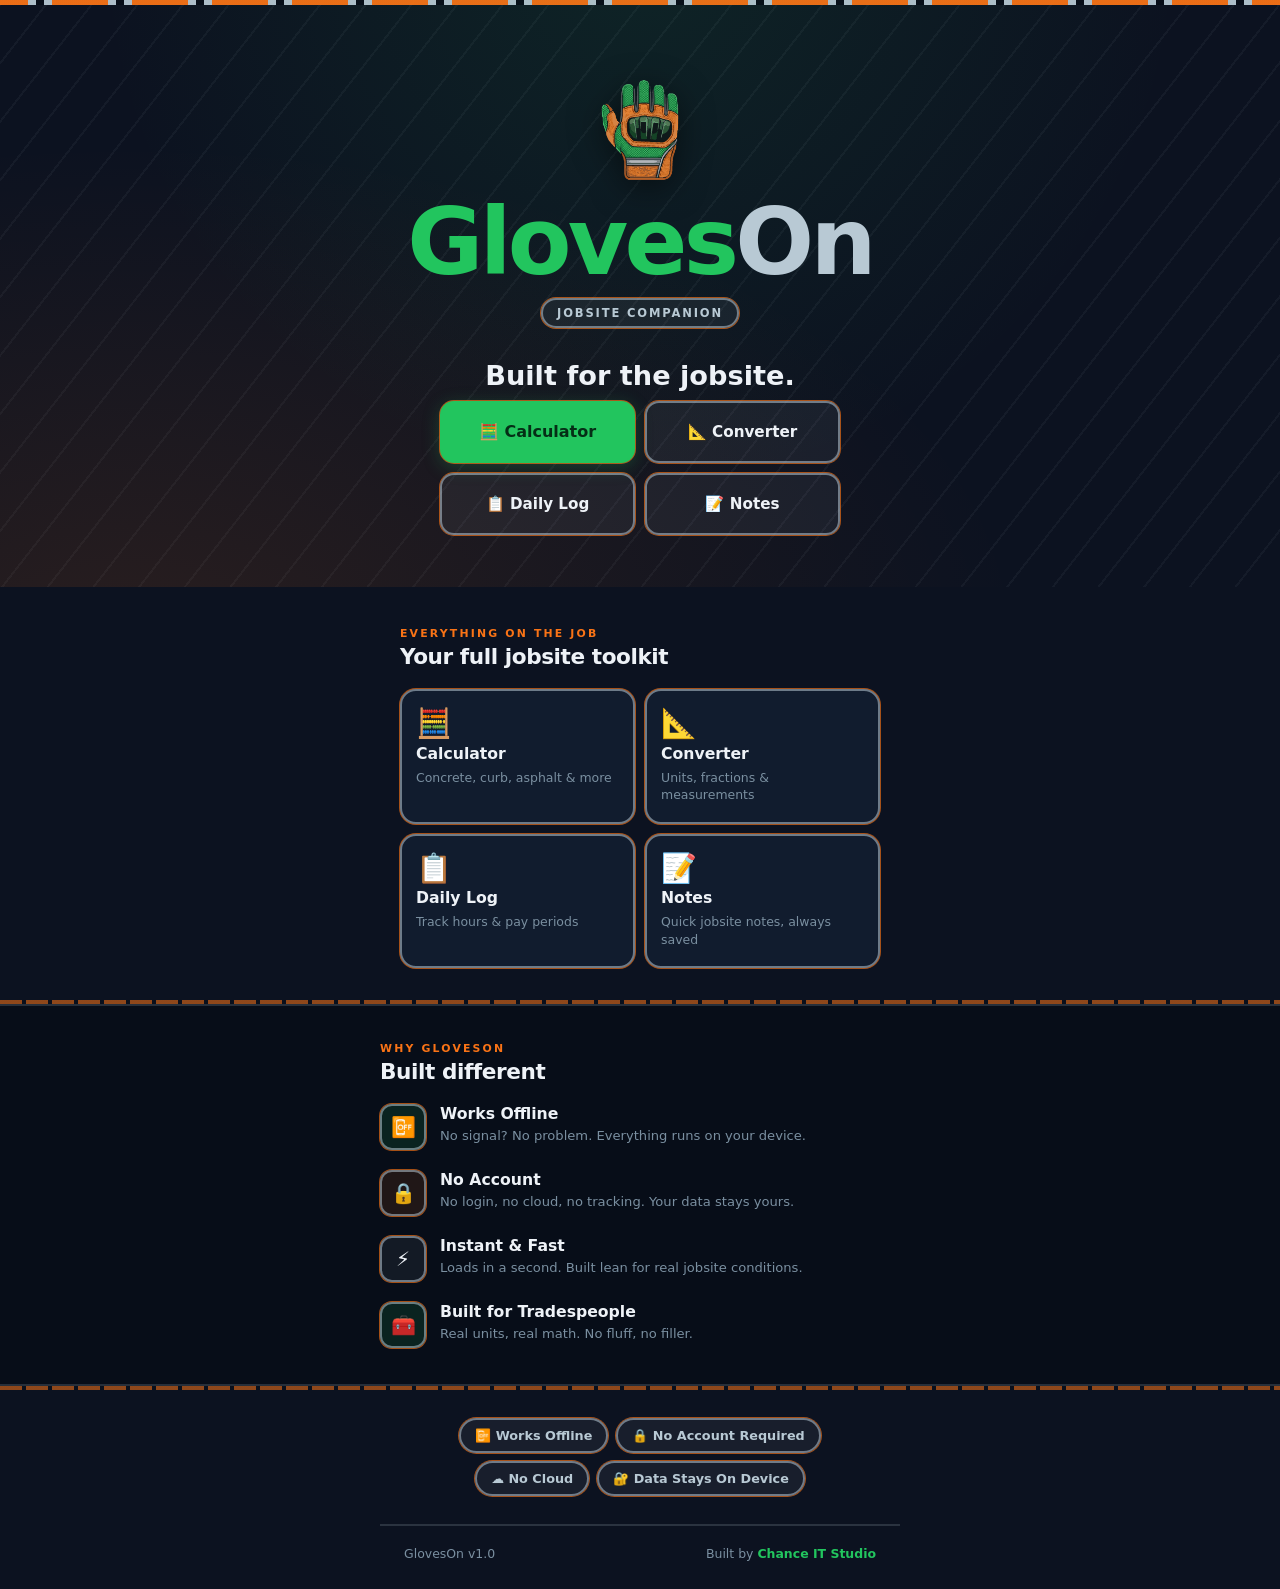
<file: index.html>
<!DOCTYPE html>
<html lang="en">
<head>
  <meta charset="UTF-8" />
  <meta name="viewport" content="width=device-width, initial-scale=1.0" />
  <meta name="theme-color" content="#0c1220" />
  <meta name="description" content="GlovesOn — Jobsite Companion. Built for the jobsite. Calculator, converter, daily log, and notes — no account, no cloud." />
  <title>GlovesOn — Jobsite Companion</title>
  <link rel="icon" href="img/favicon.ico" sizes="any" />
  <link rel="icon" type="image/png" sizes="32x32" href="img/favicon-32.png" />
  <link rel="icon" type="image/png" sizes="16x16" href="img/favicon-16.png" />
  <link rel="apple-touch-icon" href="img/apple-touch-icon.png" />
  <link rel="manifest" href="site.webmanifest" />
  <link rel="stylesheet" href="styles.css" />
</head>
<body>

<div class="landing">

  <!-- HERO -->
  <section class="landing-hero">
    <div class="landing-stripe-bar"></div>

    <img class="landing-logo" src="img/logo-256.png" alt="GlovesOn glove logo" width="224" height="224" />

    <div class="landing-wordmark">
      <div class="landing-wordmark-name">Gloves<span class="silver">On</span></div>
      <div class="landing-wordmark-badge">Jobsite Companion</div>
    </div>

    <p class="landing-tagline">Built for the jobsite.</p>

    <div class="landing-ctas">
      <a href="calculator.html" class="landing-cta-primary">🧮 Calculator</a>
      <a href="converter.html"  class="landing-cta-secondary">📐 Converter</a>
      <a href="log.html"        class="landing-cta-secondary">📋 Daily Log</a>
      <a href="notes.html"      class="landing-cta-secondary">📝 Notes</a>
    </div>

  </section>

  <!-- TOOLS -->
  <section class="landing-tools">
    <div class="landing-section-eyebrow">Everything on the job</div>
    <div class="landing-section-title">Your full jobsite toolkit</div>
    <div class="tools-grid">
      <a href="calculator.html" class="tool-card">
        <div class="tool-card-icon">🧮</div>
        <div class="tool-card-name">Calculator</div>
        <div class="tool-card-desc">Concrete, curb, asphalt &amp; more</div>
      </a>
      <a href="converter.html" class="tool-card">
        <div class="tool-card-icon">📐</div>
        <div class="tool-card-name">Converter</div>
        <div class="tool-card-desc">Units, fractions &amp; measurements</div>
      </a>
      <a href="log.html" class="tool-card">
        <div class="tool-card-icon">📋</div>
        <div class="tool-card-name">Daily Log</div>
        <div class="tool-card-desc">Track hours &amp; pay periods</div>
      </a>
      <a href="notes.html" class="tool-card">
        <div class="tool-card-icon">📝</div>
        <div class="tool-card-name">Notes</div>
        <div class="tool-card-desc">Quick jobsite notes, always saved</div>
      </a>
    </div>
  </section>

  <div class="landing-divider"></div>

  <!-- WHY -->
  <section class="landing-why">
    <div class="landing-why-inner">
      <div class="landing-section-eyebrow">Why GlovesOn</div>
      <div class="landing-section-title">Built different</div>
      <div class="why-grid">
        <div class="why-item">
          <div class="why-icon green">📴</div>
          <div>
            <div class="why-text-title">Works Offline</div>
            <div class="why-text-desc">No signal? No problem. Everything runs on your device.</div>
          </div>
        </div>
        <div class="why-item">
          <div class="why-icon orange">🔒</div>
          <div>
            <div class="why-text-title">No Account</div>
            <div class="why-text-desc">No login, no cloud, no tracking. Your data stays yours.</div>
          </div>
        </div>
        <div class="why-item">
          <div class="why-icon silver">⚡</div>
          <div>
            <div class="why-text-title">Instant &amp; Fast</div>
            <div class="why-text-desc">Loads in a second. Built lean for real jobsite conditions.</div>
          </div>
        </div>
        <div class="why-item">
          <div class="why-icon green">🧰</div>
          <div>
            <div class="why-text-title">Built for Tradespeople</div>
            <div class="why-text-desc">Real units, real math. No fluff, no filler.</div>
          </div>
        </div>
      </div>
    </div>
  </section>

  <div class="landing-divider"></div>

  <!-- TRUST -->
  <div class="landing-trust">
    <div class="trust-badges">
      <span class="trust-badge">📴 Works Offline</span>
      <span class="trust-badge">🔒 No Account Required</span>
      <span class="trust-badge">☁️ No Cloud</span>
      <span class="trust-badge">🔐 Data Stays On Device</span>
    </div>
  </div>

  <!-- FOOTER -->
  <footer class="landing-footer">
    <div class="landing-footer-version">GlovesOn v1.0</div>
    <div class="landing-footer-credit">
      Built by <a href="https://chanceitstudio.com" target="_blank" rel="noopener">Chance IT Studio</a>
    </div>
  </footer>

</div>

</body>
</html>
</file>
<file: styles.css>
/* ============================================================
   GlovesOn — Jobsite Companion
   styles.css — Safety vest theme system

   PALETTE LOGIC:
   Slate dark background  (#0c1220 family) — the base
   Construction green     (#22c55e)         — all buttons, active, accents
   Reflective silver      (#b8c9d4)         — card/div borders (hi-vis strip)
   Blaze orange           (#f97316)         — thin outline on silver, landing
   Hidden states          = deeper slate    — recede into bg, never gray
   ============================================================ */

/* ---------- THEME ---------- */
:root {
  /* Base slate */
  --bg:          #0c1220;
  --bg-deep:     #070d18;
  --card:        #111c2e;
  --card-hover:  #16233a;
  --panel:       #0a1628;
  --input-bg:    #091120;
  --hidden-bg:   #0e1828;
  --stroke:      rgba(184,201,212,0.18);  /* compat alias */

  /* Construction green */
  --accent:      #22c55e;
  --accent-dim:  rgba(34,197,94,0.12);
  --accent-glow: rgba(34,197,94,0.28);
  --accent-text: #052e16;

  /* Reflective silver — 3px border weight */
  --silver:      #b8c9d4;
  --silver-mid:  rgba(184,201,212,0.55);   /* card border — punchy at 3px */
  --silver-low:  rgba(184,201,212,0.18);   /* dividers, subtle lines */
  --silver-dim:  rgba(184,201,212,0.07);   /* faint fills */

  /* Blaze orange — outer trim ring */
  --orange:      #f97316;
  --orange-trim: rgba(249,115,22,0.65);    /* 1px outer ring on silver borders */
  --orange-dim:  rgba(249,115,22,0.10);
  --orange-glow: rgba(249,115,22,0.22);

  /* Text */
  --text:        #eef2f7;
  --muted:       #7a8fa0;

  /* Status */
  --danger:      #ef4444;
  --danger-dim:  rgba(239,68,68,0.13);
  --warn:        #f59e0b;

  /* Layout */
  --maxw:   520px;
  --pad:    16px;
  --radius: 14px;
}

/* ---------- RESET ---------- */
*, *::before, *::after { box-sizing: border-box; }
html, body { height: 100%; }

body {
  margin: 0;
  background: var(--bg);
  color: var(--text);
  font-family: system-ui, -apple-system, sans-serif;
  -webkit-tap-highlight-color: transparent;
  /* Diagonal silver stripe texture — same as landing hero */
  background-image: repeating-linear-gradient(
    -52deg,
    transparent,
    transparent 34px,
    rgba(184,201,212,0.03) 34px,
    rgba(184,201,212,0.03) 36px
  );
}

/* Fixed top safety stripe bar — matches landing, always visible */
body::before {
  content: '';
  position: fixed;
  top: 0; left: 0; right: 0;
  height: 5px;
  z-index: 2000;
  background: repeating-linear-gradient(
    90deg,
    var(--orange)   0px,  var(--orange)   28px,
    var(--silver)   28px, var(--silver)   36px,
    var(--bg-deep)  36px, var(--bg-deep)  44px,
    var(--silver)   44px, var(--silver)   52px,
    var(--orange)   52px, var(--orange)   80px,
    transparent     80px
  );
  opacity: 0.75;
  pointer-events: none;
}

/* Ambient dual glow — green top, orange bottom — same as landing */
body::after {
  content: '';
  position: fixed;
  inset: 0;
  z-index: 0;
  background:
    radial-gradient(ellipse at 50% -5%,  rgba(34,197,94,0.07)  0%, transparent 55%),
    radial-gradient(ellipse at 10%  105%, rgba(249,115,22,0.08) 0%, transparent 50%);
  pointer-events: none;
}

/* ---------- APP CONTAINER (inner pages) ---------- */
.app {
  max-width: var(--maxw);
  margin: 0 auto;
  padding: var(--pad);
  padding-top: calc(var(--pad) + 52px + 5px); /* +5px for stripe bar */
  padding-bottom: 40px;
  display: flex;
  flex-direction: column;
  gap: 16px;
  position: relative;
  z-index: 1;
}

/* ---------- BRANDING HEADER ---------- */
.app-header {
  text-align: center;
  padding-bottom: 16px;
  position: relative;
}

/* Horizontal safety tape stripe below the page title */
.app-header::after {
  content: '';
  position: absolute;
  bottom: 0; left: -var(--pad); right: -var(--pad);
  left: -16px; right: -16px;
  height: 3px;
  background: repeating-linear-gradient(
    90deg,
    var(--orange)   0px,  var(--orange)   20px,
    var(--silver)   20px, var(--silver)   26px,
    var(--bg-deep)  26px, var(--bg-deep)  32px,
    var(--silver)   32px, var(--silver)   38px,
    var(--orange)   38px, var(--orange)   58px,
    transparent     58px
  );
  opacity: 0.55;
}

.app-eyebrow {
  font-size: 0.7rem;
  font-weight: 900;
  letter-spacing: 0.18em;
  text-transform: uppercase;
  color: var(--accent);
  margin-bottom: 2px;
}

.app-title {
  margin: 0;
  font-size: 1.4rem;
  font-weight: 800;
  letter-spacing: -0.01em;
  color: var(--text);
}

/* Legacy header support */
header h1 {
  margin: 0;
  text-align: center;
  font-size: 1.35rem;
  letter-spacing: 0.2px;
}

/* ---------- CARDS ---------- */
.card {
  background: var(--card);
  padding: 16px;
  border-radius: 16px;
  display: flex;
  flex-direction: column;
  gap: 12px;
  border: 2px solid var(--silver-mid);
  box-shadow: 0 0 0 1px var(--orange-trim);
}

.card.panel {
  background: var(--panel);
  border: 2px solid var(--silver-low);
  box-shadow: none;
}

/* ---------- TYPOGRAPHY ---------- */
label {
  font-size: 0.9rem;
  color: var(--muted);
}

.muted {
  font-size: 0.85rem;
  color: var(--muted);
  line-height: 1.4;
}

h2 { margin: 0 0 4px; font-size: 1.1rem; font-weight: 800; }
h3 { margin: 0; font-size: 1rem; font-weight: 700; }

/* ---------- FORMS ---------- */
input, select, textarea {
  width: 100%;
  padding: 14px;
  font-size: 1.05rem;
  border-radius: 12px;
  border: 1px solid var(--silver-low);
  outline: none;
  background: var(--input-bg);
  color: var(--text);
  font-family: inherit;
  transition: border-color 0.15s, box-shadow 0.15s;
}

input:focus, select:focus, textarea:focus {
  border-color: var(--silver-mid);
  box-shadow: 0 0 0 1px var(--orange-trim), 0 0 0 3px var(--accent-dim);
}

input::placeholder,
textarea::placeholder { color: rgba(122,143,160,0.55); }

textarea {
  resize: none;
  line-height: 1.55;
}

/* ---------- LAYOUT HELPERS ---------- */
.row {
  display: flex;
  gap: 12px;
  flex-wrap: wrap;
}
.row > div { flex: 1 1 140px; }

.stack {
  display: flex;
  flex-direction: column;
  gap: 6px;
}

hr {
  border: none;
  border-top: 1px solid var(--silver-low);
  margin: 4px 0;
}

/* ---------- BUTTONS ---------- */
.btn {
  flex: 1 1 140px;
  min-height: 48px;
  padding: 12px 16px;
  border-radius: 12px;
  border: 1px solid var(--silver-low);
  background: var(--hidden-bg);
  color: var(--muted);
  font-size: 1rem;
  font-weight: 600;
  cursor: pointer;
  transition: background 0.12s, border-color 0.12s, color 0.12s, transform 0.1s;
  font-family: inherit;
  display: inline-flex;
  align-items: center;
  justify-content: center;
  gap: 6px;
}

.btn:hover  { background: var(--card-hover); border-color: var(--silver-mid); color: var(--text); }
.btn:active { transform: scale(0.98); }

.btn.active, .btn.primary {
  background: var(--accent);
  color: var(--accent-text);
  font-weight: 800;
  border: 2px solid var(--accent);
  box-shadow: 0 0 0 1px var(--orange-trim);
}

.btn.danger {
  background: var(--danger-dim);
  color: var(--danger);
  border: 1px solid rgba(239,68,68,0.35);
}

.btn.ghost {
  background: transparent;
  border: 1px solid var(--silver-low);
  color: var(--muted);
}
.btn.ghost:hover { border-color: var(--silver-mid); color: var(--text); }

.btn.full { flex: 1 1 100%; }

.buttons {
  display: flex;
  flex-wrap: wrap;
  gap: 8px;
  padding-top: 4px;
}

/* ---------- SEGMENTED ---------- */
.segmented {
  display: flex;
  gap: 6px;
  background: var(--bg-deep);
  padding: 5px;
  border-radius: 14px;
  border: 2px solid var(--silver-mid);
  box-shadow: 0 0 0 1px var(--orange-trim);
}

.seg, .frac {
  flex: 1;
  min-height: 44px;
  padding: 10px 8px;
  border-radius: 10px;
  border: none;
  background: transparent;
  color: var(--muted);
  font-weight: 700;
  font-size: 0.9rem;
  cursor: pointer;
  font-family: inherit;
  transition: background 0.12s, color 0.12s;
}
.seg:hover, .frac:hover { background: var(--hidden-bg); color: var(--text); }

.seg.active, .frac.active {
  background: var(--accent);
  color: var(--accent-text);
  box-shadow: 0 0 0 1px var(--orange-trim);
}

.segmented.small .seg,
.segmented.small .frac {
  padding: 8px 6px;
  font-size: 0.85rem;
}

/* ---------- TOGGLES ---------- */
.toggle-wrap {
  display: flex;
  flex-direction: column;
  justify-content: space-between;
  gap: 6px;
}

.toggle {
  min-height: 48px;
  padding: 14px;
  border-radius: 12px;
  border: 1px solid var(--silver-low);
  background: var(--hidden-bg);
  color: var(--muted);
  font-weight: 800;
  cursor: pointer;
  font-family: inherit;
  transition: background 0.12s, border-color 0.12s, color 0.12s;
}
.toggle:hover { border-color: var(--silver-mid); color: var(--text); }

.toggle.on {
  background: var(--accent);
  color: var(--accent-text);
  border: 2px solid var(--accent);
  box-shadow: 0 0 0 1px var(--orange-trim);
}

.btn.toggle { flex: 1 1 100%; }

/* ---------- BIG TOGGLE ROW ---------- */
.big-toggle-row {
  width: 100%;
  display: flex;
  align-items: center;
  justify-content: space-between;
  gap: 14px;
  padding: 16px 14px;
  border: 2px solid var(--silver-mid);
  box-shadow: 0 0 0 1px var(--orange-trim);
  border-radius: 14px;
  background: var(--silver-dim);
  text-align: left;
  cursor: pointer;
  font-family: inherit;
  transition: background 0.12s;
}
.big-toggle-row:hover  { background: rgba(184,201,212,0.10); }
.big-toggle-row:active { background: rgba(184,201,212,0.13); }

.big-toggle-text { display: flex; flex-direction: column; gap: 4px; }
.big-toggle-title { color: var(--text); font-size: 16px; font-weight: 700; }

.big-toggle-pill {
  min-width: 84px;
  height: 40px;
  display: inline-flex;
  align-items: center;
  justify-content: center;
  gap: 8px;
  padding: 0 12px;
  border-radius: 999px;
  font-weight: 800;
  font-size: 13px;
  border: 1px solid var(--silver-low);
  user-select: none;
  flex-shrink: 0;
}
.big-toggle-pill.on  {
  background: var(--accent);
  color: var(--accent-text);
  border: 2px solid var(--accent);
  box-shadow: 0 0 0 1px var(--orange-trim);
}
.big-toggle-pill.off { background: var(--hidden-bg); color: var(--muted); }
.big-toggle-pill-icon { font-size: 16px; line-height: 1; }

/* ---------- SHAPE VISIBILITY (calculator) ---------- */
.shape { display: none; flex-direction: column; gap: 12px; }
.shape.active { display: flex; }

/* ---------- RESULTS (calculator) ---------- */
.results { position: relative; }

.results-card {
  background: var(--panel);
  padding: 16px;
  border-radius: 18px;
  display: flex;
  flex-direction: column;
  gap: 8px;
  border: 2px solid var(--silver-mid);
  box-shadow: 0 0 0 1px var(--orange-trim);
}

.yards {
  font-size: 2rem;
  font-weight: 800;
  color: var(--accent);
  letter-spacing: -0.02em;
}

.trucks { font-size: 1.1rem; font-weight: 600; }

.results-card hr { border: none; border-top: 1px solid var(--silver-low); margin: 6px 0; }

/* ---------- PICKER OVERLAY ---------- */
.picker-overlay {
  position: fixed;
  inset: 0;
  z-index: 9999;
  background: rgba(0,0,0,0.80);
  display: flex;
  align-items: flex-end;
  padding: 16px;
}
.picker-sheet {
  width: 100%;
  max-width: 720px;
  margin: 0 auto;
  background: var(--card);
  border: 2px solid var(--silver-mid);
  box-shadow: 0 0 0 1px var(--orange-trim);
  border-radius: 18px;
  padding: 14px;
}
.picker-title { font-size: 1.15rem; font-weight: 900; margin-bottom: 10px; }
.picker-options { display: grid; grid-template-columns: 1fr; gap: 10px; }
.picker-opt { min-height: 60px; font-size: 1.15rem; font-weight: 900; }

/* ---------- CONVERTER ---------- */
.easy-block { display: flex; flex-direction: column; gap: 10px; }
.easy-title  { font-size: 1.05rem; font-weight: 900; }
.easy-block.secondary { opacity: 0.92; }

#tapeOut, #tapeDecimal, #slopeRise, #tonsResult {
  font-size: 1.6rem;
  font-weight: 900;
}

input.auto, select.auto {
  border-color: var(--silver-mid);
  box-shadow: 0 0 0 1px var(--orange-trim), 0 0 0 3px var(--accent-dim);
  color: var(--accent);
  font-weight: 900;
}

/* ---------- HAMBURGER BUTTON ---------- */
.hamburger-btn {
  position: fixed;
  top: 9px;           /* sits below the 5px stripe bar with margin */
  right: 16px;
  z-index: 1100;
  width: 46px;
  height: 46px;
  border-radius: 14px;
  border: 2px solid var(--silver-mid);
  box-shadow: 0 0 0 1px var(--orange-trim);
  background: var(--panel);
  backdrop-filter: blur(8px);
  display: flex;
  flex-direction: column;
  align-items: center;
  justify-content: center;
  gap: 5px;
  cursor: pointer;
  padding: 0;
  transition: background 0.15s;
}
.hamburger-btn:hover  { background: var(--card); }
.hamburger-btn:active { background: var(--accent-dim); }
.hamburger-btn span {
  display: block;
  width: 22px;
  height: 2px;
  border-radius: 2px;
  background: var(--silver);
  transition: transform 0.22s, opacity 0.22s, width 0.22s;
}
.hamburger-btn.open span:nth-child(1) { transform: translateY(7px) rotate(45deg); }
.hamburger-btn.open span:nth-child(2) { opacity: 0; width: 0; }
.hamburger-btn.open span:nth-child(3) { transform: translateY(-7px) rotate(-45deg); }

/* ---------- NAV BACKDROP ---------- */
.nav-backdrop {
  display: none;
  position: fixed;
  inset: 0;
  z-index: 1050;
  background: rgba(0,0,0,0.65);
  backdrop-filter: blur(3px);
}
.nav-backdrop.open { display: block; }

/* ---------- NAV DRAWER ---------- */
.nav-drawer {
  position: fixed;
  top: 0; right: 0; bottom: 0;
  z-index: 1060;
  width: min(290px, 82vw);
  background: var(--bg-deep);
  border-left: 2px solid var(--silver-mid);
  box-shadow: -2px 0 0 0 var(--orange-trim), -8px 0 40px rgba(0,0,0,0.5);
  display: flex;
  flex-direction: column;
  padding: 0 0 24px;
  transform: translateX(110%);
  transition: transform 0.26s cubic-bezier(0.32,0,0.2,1);
  overflow-y: auto;
}
.nav-drawer.open { transform: translateX(0); }

/* Safety stripe at top of drawer */
.nav-drawer::before {
  content: '';
  position: sticky;
  top: 0;
  left: 0; right: 0;
  height: 5px;
  background: repeating-linear-gradient(
    90deg,
    var(--orange)  0px,  var(--orange)  28px,
    var(--silver)  28px, var(--silver)  36px,
    var(--bg-deep) 36px, var(--bg-deep) 44px,
    var(--silver)  44px, var(--silver)  52px,
    var(--orange)  52px, var(--orange)  80px,
    transparent    80px
  );
  opacity: 0.75;
  flex-shrink: 0;
}

.nav-wordmark {
  display: flex;
  align-items: center;
  gap: 12px;
  padding: 20px 20px 16px;
  margin-top: 48px;
  border-bottom: 1px solid var(--silver-low);
}
.nav-logo {
  width: 32px;
  height: 32px;
  flex-shrink: 0;
  filter: drop-shadow(0 1px 3px rgba(0,0,0,0.45));
}
.nav-wordmark-text { min-width: 0; }
.nav-wordmark-name {
  font-size: 1.15rem;
  font-weight: 900;
  color: var(--accent);
  letter-spacing: -0.01em;
}
.nav-wordmark-sub {
  font-size: 0.72rem;
  color: var(--muted);
  font-weight: 600;
  letter-spacing: 0.06em;
  text-transform: uppercase;
  margin-top: 2px;
}

.nav-section-label {
  font-size: 0.68rem;
  font-weight: 800;
  letter-spacing: 0.12em;
  text-transform: uppercase;
  color: var(--muted);
  padding: 14px 20px 6px;
}

.nav-drawer a {
  display: flex;
  align-items: center;
  gap: 12px;
  padding: 13px 20px;
  text-decoration: none;
  color: var(--text);
  font-size: 0.98rem;
  font-weight: 600;
  transition: background 0.1s;
}
.nav-drawer a:active { background: var(--silver-dim); }
.nav-drawer a.active {
  background: var(--accent-dim);
  color: var(--accent);
  border-right: 3px solid var(--accent);
}
.nav-drawer a.sub {
  padding-left: 36px;
  font-size: 0.9rem;
  font-weight: 500;
  color: var(--muted);
}
.nav-drawer a.sub.active { color: var(--accent); border-right: none; }
.nav-icon { font-size: 1.1rem; width: 24px; text-align: center; flex-shrink: 0; }

.nav-divider {
  border: none;
  border-top: 1px solid var(--silver-low);
  margin: 6px 0;
}

.nav-footer {
  margin-top: auto;
  padding: 16px 20px 0;
  font-size: 0.75rem;
  color: var(--muted);
  border-top: 1px solid var(--silver-low);
}
.nav-footer a { color: var(--accent); text-decoration: none; font-weight: 600; }

/* ---------- LOG PAGE ---------- */
.log-summary-grid {
  display: grid;
  grid-template-columns: repeat(3, 1fr);
  gap: 8px;
}

.log-summary-cell {
  background: var(--panel);
  border-radius: 12px;
  padding: 12px 10px;
  text-align: center;
  border: 2px solid var(--silver-low);
  box-shadow: 0 0 0 1px var(--orange-trim);
}

.log-summary-value {
  font-size: 1.4rem;
  font-weight: 900;
  color: var(--text);
  line-height: 1;
}

.log-summary-value.ot { color: var(--accent); }

.log-summary-label {
  font-size: 0.72rem;
  color: var(--muted);
  font-weight: 600;
  text-transform: uppercase;
  letter-spacing: 0.06em;
  margin-top: 4px;
}

.log-entry {
  display: flex;
  align-items: flex-start;
  gap: 10px;
  padding: 12px 0;
  border-bottom: 1px solid var(--silver-low);
}
.log-entry:last-child { border-bottom: none; }

.log-entry-info { flex: 1; min-width: 0; }
.log-entry-date  { font-size: 0.8rem; color: var(--muted); font-weight: 600; }
.log-entry-job   { font-size: 0.98rem; font-weight: 700; white-space: nowrap; overflow: hidden; text-overflow: ellipsis; }
.log-entry-hours { font-size: 0.85rem; color: var(--muted); margin-top: 2px; }

.log-entry-actions {
  display: flex;
  gap: 6px;
  flex-shrink: 0;
  align-items: center;
}

.ot-badge {
  font-size: 0.7rem;
  font-weight: 800;
  background: var(--accent-dim);
  color: var(--accent);
  padding: 2px 7px;
  border-radius: 999px;
  white-space: nowrap;
  border: 1px solid rgba(34,197,94,0.3);
}

.icon-btn {
  width: 36px;
  height: 36px;
  border-radius: 10px;
  border: 1px solid var(--silver-low);
  background: var(--hidden-bg);
  color: var(--muted);
  font-size: 1rem;
  cursor: pointer;
  display: flex;
  align-items: center;
  justify-content: center;
  transition: background 0.12s, color 0.12s, border-color 0.12s;
  flex-shrink: 0;
}
.icon-btn:hover  { border-color: var(--silver-mid); color: var(--text); }
.icon-btn.danger { background: var(--danger-dim); color: var(--danger); border-color: rgba(239,68,68,0.3); }

.lunch-toggle {
  display: flex;
  gap: 8px;
}
.lunch-toggle .btn {
  flex: 1;
  font-size: 0.92rem;
  padding: 12px 8px;
  min-height: 52px;
}

.empty-state {
  text-align: center;
  padding: 32px 16px;
  color: var(--muted);
}
.empty-state-icon { font-size: 2.5rem; margin-bottom: 10px; }
.empty-state-text { font-size: 0.95rem; line-height: 1.5; }

/* ---------- NOTES PAGE ---------- */
.notes-list { display: flex; flex-direction: column; gap: 10px; }

.note-card {
  background: var(--card);
  border-radius: 14px;
  padding: 14px;
  border: 2px solid var(--silver-low);
  cursor: pointer;
  transition: background 0.12s, border-color 0.12s, box-shadow 0.12s;
  position: relative;
}
.note-card:hover  { border-color: var(--silver-mid); box-shadow: 0 0 0 1px var(--orange-trim); }
.note-card:active { background: var(--card-hover); }
.note-card.pinned {
  border-color: var(--silver-mid);
  box-shadow: 0 0 0 1px var(--orange-trim);
}

.note-card-header {
  display: flex;
  align-items: flex-start;
  justify-content: space-between;
  gap: 10px;
  margin-bottom: 6px;
}

.note-title {
  font-size: 1rem;
  font-weight: 700;
  white-space: nowrap;
  overflow: hidden;
  text-overflow: ellipsis;
  flex: 1;
}

.note-meta {
  display: flex;
  align-items: center;
  gap: 8px;
  flex-shrink: 0;
}

.pin-btn {
  background: none;
  border: none;
  font-size: 1rem;
  cursor: pointer;
  opacity: 0.35;
  padding: 2px;
  transition: opacity 0.15s, transform 0.15s;
  line-height: 1;
}
.pin-btn.pinned { opacity: 1; transform: rotate(-20deg); }

.note-preview {
  font-size: 0.85rem;
  color: var(--muted);
  line-height: 1.45;
  display: -webkit-box;
  -webkit-line-clamp: 2;
  -webkit-box-orient: vertical;
  overflow: hidden;
}

.note-time {
  font-size: 0.75rem;
  color: var(--muted);
  margin-top: 8px;
}

/* Edit view */
.note-edit-header {
  display: flex;
  align-items: center;
  gap: 10px;
  margin-bottom: 4px;
}

.note-edit-title-display {
  flex: 1;
  font-size: 1rem;
  font-weight: 800;
  color: var(--text);
  white-space: nowrap;
  overflow: hidden;
  text-overflow: ellipsis;
}

.note-edit-textarea {
  min-height: 52vh;
  font-size: 1rem;
  line-height: 1.6;
}

.note-char-count {
  font-size: 0.75rem;
  color: var(--muted);
  text-align: right;
  margin-top: -6px;
}

.section-header {
  display: flex;
  align-items: center;
  justify-content: space-between;
  margin-bottom: 4px;
}

.section-title {
  font-size: 0.75rem;
  font-weight: 800;
  text-transform: uppercase;
  letter-spacing: 0.1em;
  color: var(--muted);
}

/* ============================================================
   LANDING PAGE — safety vest theme consistent with inner pages
   Same stripe bar, same diagonal texture, same borders
   ============================================================ */

/* Landing overrides body::before stripe — same z-index so it stacks */
.landing {
  min-height: 100vh;
  display: flex;
  flex-direction: column;
  background: var(--bg);
  overflow-x: hidden;
  position: relative;
  z-index: 1;
}

/* ---- HERO ---- */
.landing-hero {
  display: flex;
  flex-direction: column;
  align-items: center;
  text-align: center;
  padding: 72px 24px 52px;
  position: relative;
  overflow: hidden;
}

/* Diagonal silver stripe — same angle and density as body */
.landing-hero::before {
  content: '';
  position: absolute;
  inset: 0;
  background-image: repeating-linear-gradient(
    -52deg,
    transparent,
    transparent 34px,
    rgba(184,201,212,0.05) 34px,
    rgba(184,201,212,0.05) 36px
  );
  pointer-events: none;
}

/* Dual radial glow: green top, orange bottom-left */
.landing-hero::after {
  content: '';
  position: absolute;
  inset: 0;
  background:
    radial-gradient(ellipse at 50% -10%,  rgba(34,197,94,0.10)  0%, transparent 60%),
    radial-gradient(ellipse at 10%  110%, rgba(249,115,22,0.12) 0%, transparent 55%);
  pointer-events: none;
}

/* Safety stripe bar — same 5px recipe as body::before */
.landing-stripe-bar {
  position: absolute;
  top: 0; left: 0; right: 0;
  height: 5px;
  background: repeating-linear-gradient(
    90deg,
    var(--orange)   0px,  var(--orange)   28px,
    var(--silver)   28px, var(--silver)   36px,
    var(--bg-deep)  36px, var(--bg-deep)  44px,
    var(--silver)   44px, var(--silver)   52px,
    var(--orange)   52px, var(--orange)   80px,
    transparent     80px
  );
  opacity: 0.75;
}

/* ---- HERO LOGO ---- */
.landing-logo {
  position: relative;
  z-index: 1;
  width: clamp(76px, 22vw, 116px);
  height: auto;
  margin-bottom: 10px;
  filter: drop-shadow(0 6px 16px rgba(0,0,0,0.5));
}

/* ---- WORDMARK ---- */
.landing-wordmark {
  position: relative;
  z-index: 1;
  margin-bottom: 8px;
}

.landing-wordmark-name {
  font-size: clamp(3.2rem, 13vw, 5.8rem);
  font-weight: 900;
  letter-spacing: -0.04em;
  line-height: 0.95;
  color: var(--accent);
}

.landing-wordmark-name .silver { color: var(--silver); }

/* Badge — 2px silver + orange trim, matches card style */
.landing-wordmark-badge {
  display: inline-flex;
  align-items: center;
  gap: 6px;
  margin-top: 12px;
  padding: 6px 14px;
  border-radius: 999px;
  background: var(--silver-dim);
  border: 2px solid var(--silver-mid);
  box-shadow: 0 0 0 1px var(--orange-trim);
  font-size: 0.72rem;
  font-weight: 800;
  letter-spacing: 0.16em;
  text-transform: uppercase;
  color: var(--silver);
}

/* ---- TAGLINE ---- */
.landing-tagline {
  position: relative;
  z-index: 1;
  font-size: clamp(1.2rem, 5vw, 1.7rem);
  font-weight: 800;
  color: var(--text);
  margin: 24px 0 8px;
  line-height: 1.2;
}

.landing-sub {
  position: relative;
  z-index: 1;
  font-size: 0.92rem;
  color: var(--muted);
  margin: 0 0 32px;
  max-width: 280px;
  line-height: 1.5;
}

/* ---- HERO CTAs 2×2 ---- */
.landing-ctas {
  position: relative;
  z-index: 1;
  display: grid;
  grid-template-columns: 1fr 1fr;
  gap: 10px;
  width: 100%;
  max-width: 400px;
}

/* Primary — green with orange trim, same as .btn.active */
.landing-cta-primary {
  min-height: 62px;
  background: var(--accent);
  color: var(--accent-text);
  font-size: 1rem;
  font-weight: 800;
  border: 2px solid var(--accent);
  border-radius: 14px;
  box-shadow: 0 0 0 1px var(--orange-trim), 0 4px 18px rgba(34,197,94,0.25);
  cursor: pointer;
  text-decoration: none;
  display: flex;
  align-items: center;
  justify-content: center;
  gap: 7px;
  transition: opacity 0.15s, transform 0.1s, box-shadow 0.15s;
  font-family: inherit;
}
.landing-cta-primary:hover  { opacity: 0.92; box-shadow: 0 0 0 1px var(--orange-trim), 0 6px 24px rgba(34,197,94,0.38); }
.landing-cta-primary:active { transform: scale(0.97); }

/* Secondary — silver border + orange trim, matches ghost btn style */
.landing-cta-secondary {
  min-height: 62px;
  background: var(--silver-dim);
  color: var(--text);
  font-size: 0.95rem;
  font-weight: 700;
  border: 2px solid var(--silver-mid);
  border-radius: 14px;
  box-shadow: 0 0 0 1px var(--orange-trim);
  cursor: pointer;
  text-decoration: none;
  display: flex;
  align-items: center;
  justify-content: center;
  gap: 7px;
  transition: background 0.15s, border-color 0.15s, transform 0.1s;
  font-family: inherit;
}
.landing-cta-secondary:hover  { background: rgba(184,201,212,0.12); border-color: var(--silver); }
.landing-cta-secondary:active { transform: scale(0.97); }

/* ---- SAFETY TAPE DIVIDER — same as between sections ---- */
.landing-divider {
  height: 4px;
  background: repeating-linear-gradient(
    90deg,
    var(--orange)  0px,  var(--orange)  22px,
    var(--bg-deep) 22px, var(--bg-deep) 26px
  );
  opacity: 0.55;
  flex-shrink: 0;
}

/* ---- TOOLS SECTION ---- */
.landing-tools {
  padding: 40px 20px 32px;
  max-width: var(--maxw);
  margin: 0 auto;
  width: 100%;
}

.landing-section-eyebrow {
  font-size: 0.68rem;
  font-weight: 900;
  letter-spacing: 0.2em;
  text-transform: uppercase;
  color: var(--orange);
  margin-bottom: 4px;
}

.landing-section-title {
  font-size: 1.35rem;
  font-weight: 900;
  color: var(--text);
  margin: 0 0 20px;
  letter-spacing: -0.02em;
}

.tools-grid {
  display: grid;
  grid-template-columns: 1fr 1fr;
  gap: 10px;
}

/* Tool cards — exact same border recipe as .card */
.tool-card {
  background: var(--card);
  border: 2px solid var(--silver-mid);
  box-shadow: 0 0 0 1px var(--orange-trim);
  border-radius: 16px;
  padding: 18px 14px;
  text-decoration: none;
  color: var(--text);
  display: flex;
  flex-direction: column;
  gap: 6px;
  transition: background 0.12s, box-shadow 0.12s, transform 0.1s;
  position: relative;
  overflow: hidden;
}
.tool-card::before {
  content: '';
  position: absolute;
  top: 0; left: 0; right: 0;
  height: 3px;
  background: var(--accent);
  transform: scaleX(0);
  transform-origin: left;
  transition: transform 0.2s ease;
}
.tool-card:hover { background: var(--card-hover); transform: translateY(-1px); }
.tool-card:hover::before { transform: scaleX(1); }
.tool-card:active { transform: scale(0.98); }

.tool-card-icon { font-size: 1.8rem; line-height: 1; }
.tool-card-name { font-size: 0.98rem; font-weight: 800; color: var(--text); }
.tool-card-desc { font-size: 0.78rem; color: var(--muted); line-height: 1.4; }

/* ---- WHY SECTION ---- */
.landing-why {
  background: var(--bg-deep);
  border-top: 2px solid var(--silver-low);
  border-bottom: 2px solid var(--silver-low);
  padding: 36px 20px;
}

.landing-why-inner {
  max-width: var(--maxw);
  margin: 0 auto;
}

.why-grid {
  display: flex;
  flex-direction: column;
  gap: 20px;
  margin-top: 20px;
}

.why-item {
  display: flex;
  align-items: flex-start;
  gap: 14px;
}

/* Icon badges — 2px silver + orange trim */
.why-icon {
  width: 46px;
  height: 46px;
  border-radius: 12px;
  display: flex;
  align-items: center;
  justify-content: center;
  font-size: 1.25rem;
  flex-shrink: 0;
  border: 2px solid var(--silver-mid);
  box-shadow: 0 0 0 1px var(--orange-trim);
}

.why-icon.green  { background: var(--accent-dim); }
.why-icon.orange { background: var(--orange-dim); }
.why-icon.silver { background: var(--silver-dim); }

.why-text-title { font-size: 0.98rem; font-weight: 800; color: var(--text); }
.why-text-desc  { font-size: 0.82rem; color: var(--muted); line-height: 1.45; margin-top: 3px; }

/* ---- TRUST BADGES ---- */
.landing-trust {
  padding: 28px 20px;
  max-width: var(--maxw);
  margin: 0 auto;
  width: 100%;
}

.trust-badges {
  display: flex;
  flex-wrap: wrap;
  gap: 8px;
  justify-content: center;
}

/* Same border recipe as cards */
.trust-badge {
  display: inline-flex;
  align-items: center;
  gap: 6px;
  padding: 8px 14px;
  border-radius: 999px;
  background: var(--silver-dim);
  border: 2px solid var(--silver-mid);
  box-shadow: 0 0 0 1px var(--orange-trim);
  font-size: 0.8rem;
  font-weight: 700;
  color: var(--silver);
}

/* ---- FOOTER ---- */
.landing-footer {
  padding: 20px 24px 28px;
  border-top: 2px solid var(--silver-low);
  display: flex;
  align-items: center;
  justify-content: space-between;
  gap: 12px;
  flex-wrap: wrap;
  max-width: var(--maxw);
  margin: 0 auto;
  width: 100%;
}

.landing-footer-version  { font-size: 0.78rem; color: var(--muted); }
.landing-footer-credit   { font-size: 0.78rem; color: var(--muted); text-align: right; }
.landing-footer-credit a { color: var(--accent); text-decoration: none; font-weight: 700; }

/* ---------- UTILITY ---------- */
.hidden { display: none !important; }

/* ---------- RESPONSIVE ---------- */
@media (min-width: 700px) {
  .btn { flex: 1 1 160px; }
  .app-title { font-size: 1.6rem; }
  .tools-grid  { grid-template-columns: repeat(2, 1fr); }
  .why-grid    { grid-template-columns: repeat(2, 1fr); }
}

@media (max-width: 360px) {
  .tools-grid        { grid-template-columns: 1fr; }
  .landing-ctas      { grid-template-columns: 1fr; }
  .log-summary-grid  { grid-template-columns: repeat(3, 1fr); }
}
</file>
